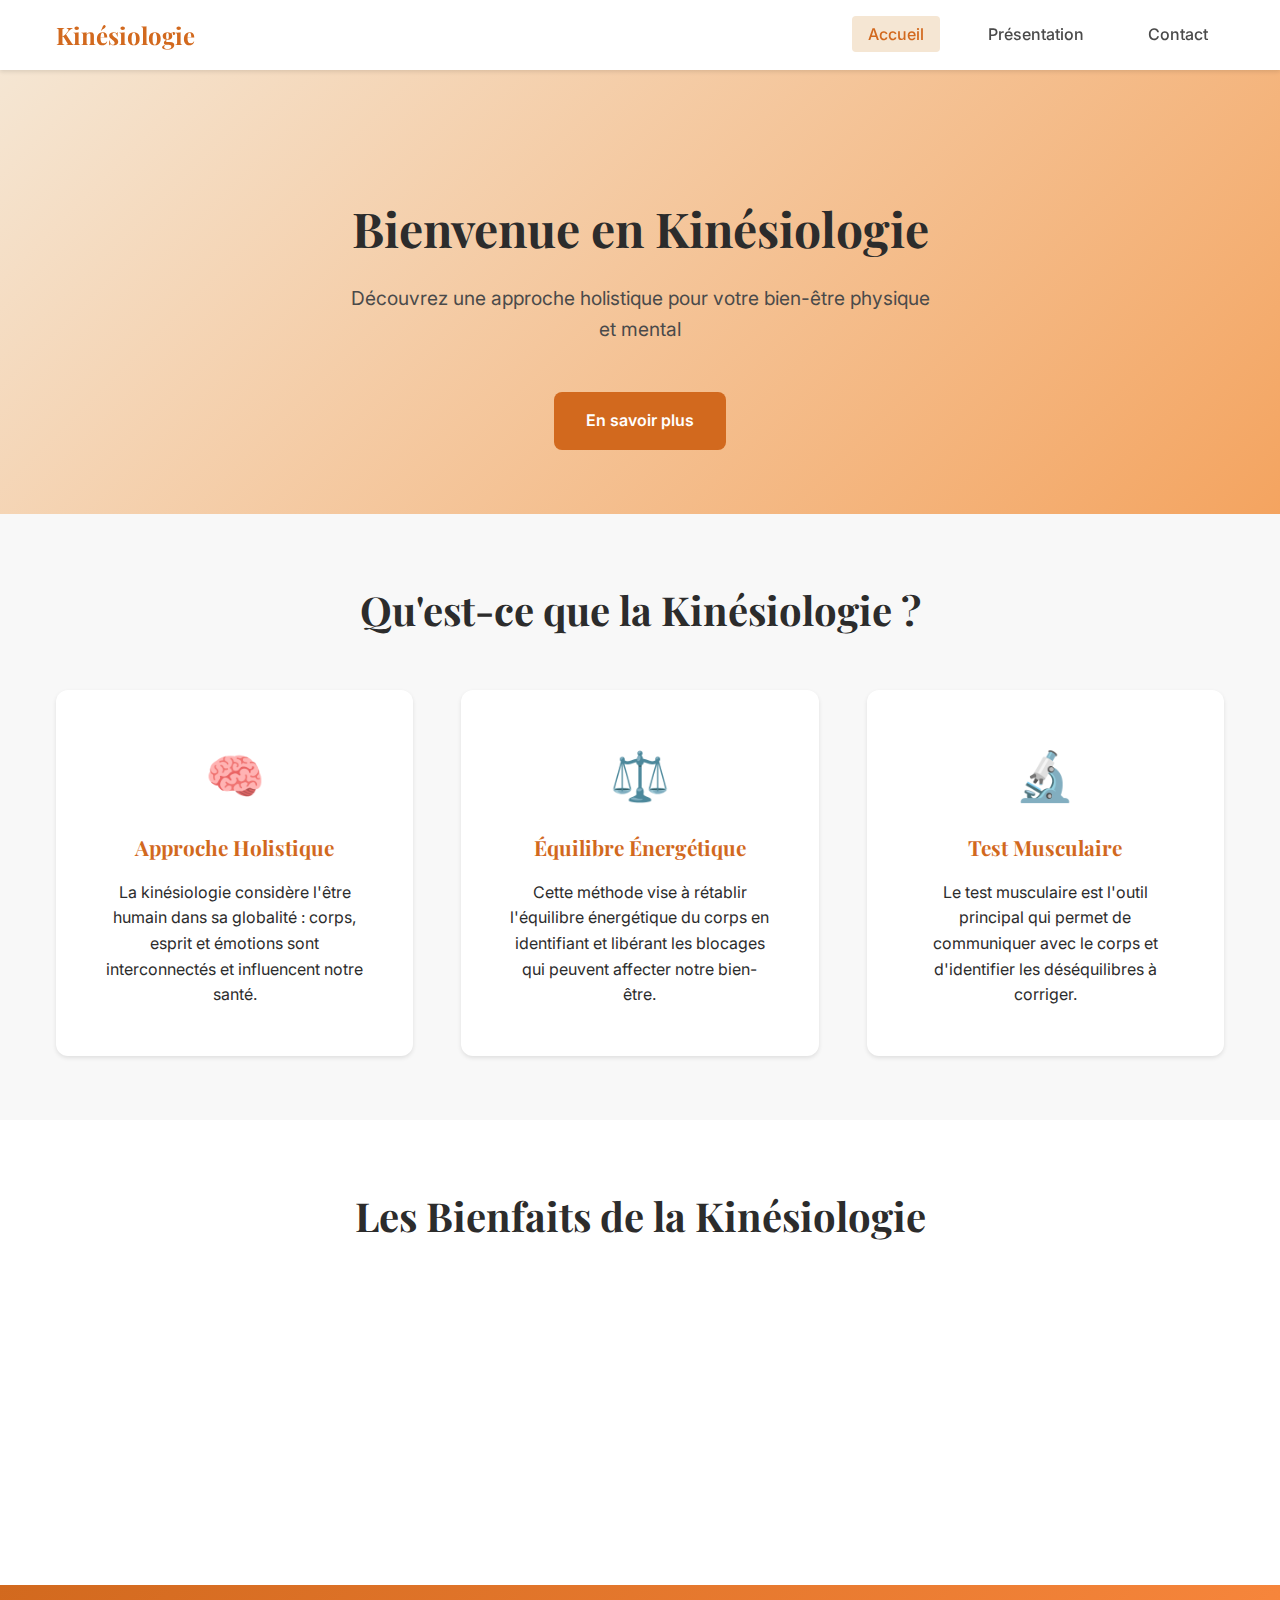
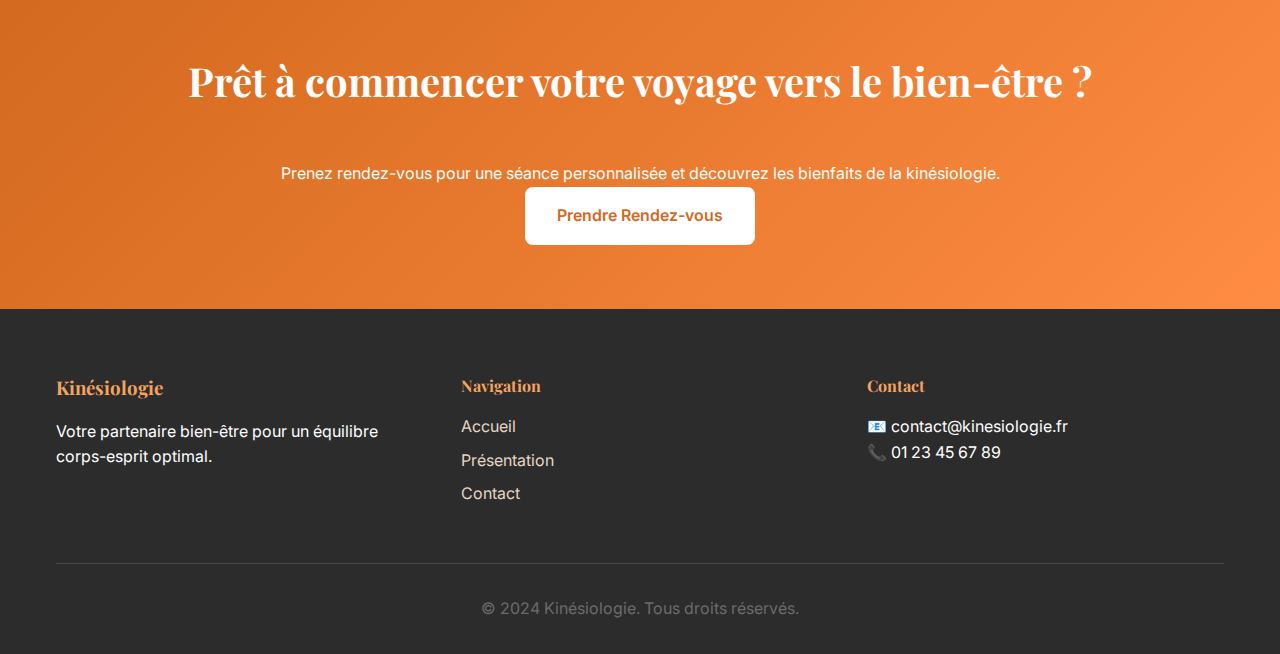
<file: index.html>
<!DOCTYPE html>
<html lang="fr">
<head>
    <meta charset="UTF-8">
    <meta name="viewport" content="width=device-width, initial-scale=1.0">
    <title>Kinésiologie - Accueil</title>
    <link rel="stylesheet" href="styles.css">
    <link href="https://fonts.googleapis.com/css2?family=Playfair+Display:wght@400;700&family=Inter:wght@300;400;500;600&display=swap" rel="stylesheet">
</head>
<body>
    <header>
        <nav class="navbar">
            <div class="nav-container">
                <div class="nav-logo">
                    <h2>Kinésiologie</h2>
                </div>
                <ul class="nav-menu">
                    <li class="nav-item">
                        <a href="index.html" class="nav-link active">Accueil</a>
                    </li>
                    <li class="nav-item">
                        <a href="presentation.html" class="nav-link">Présentation</a>
                    </li>
                    <li class="nav-item">
                        <a href="contact.html" class="nav-link">Contact</a>
                    </li>
                </ul>
                <div class="hamburger">
                    <span class="bar"></span>
                    <span class="bar"></span>
                    <span class="bar"></span>
                </div>
            </div>
        </nav>
    </header>

    <main>
        <section class="hero">
            <div class="hero-content">
                <h1>Bienvenue en Kinésiologie</h1>
                <p>Découvrez une approche holistique pour votre bien-être physique et mental</p>
                <a href="presentation.html" class="cta-button">En savoir plus</a>
            </div>
        </section>

        <section class="about-kinesiology">
            <div class="container">
                <h2>Qu'est-ce que la Kinésiologie ?</h2>
                <div class="kinesiology-grid">
                    <div class="kinesiology-card">
                        <div class="card-icon">🧠</div>
                        <h3>Approche Holistique</h3>
                        <p>La kinésiologie considère l'être humain dans sa globalité : corps, esprit et émotions sont interconnectés et influencent notre santé.</p>
                    </div>
                    <div class="kinesiology-card">
                        <div class="card-icon">⚖️</div>
                        <h3>Équilibre Énergétique</h3>
                        <p>Cette méthode vise à rétablir l'équilibre énergétique du corps en identifiant et libérant les blocages qui peuvent affecter notre bien-être.</p>
                    </div>
                    <div class="kinesiology-card">
                        <div class="card-icon">🔬</div>
                        <h3>Test Musculaire</h3>
                        <p>Le test musculaire est l'outil principal qui permet de communiquer avec le corps et d'identifier les déséquilibres à corriger.</p>
                    </div>
                </div>
            </div>
        </section>

        <section class="benefits">
            <div class="container">
                <h2>Les Bienfaits de la Kinésiologie</h2>
                <div class="benefits-list">
                    <div class="benefit-item">
                        <h4>Gestion du Stress</h4>
                        <p>Apprendre à mieux gérer les situations stressantes et retrouver un équilibre émotionnel.</p>
                    </div>
                    <div class="benefit-item">
                        <h4>Amélioration des Performances</h4>
                        <p>Optimiser ses capacités physiques, mentales et créatives pour atteindre ses objectifs.</p>
                    </div>
                    <div class="benefit-item">
                        <h4>Libération Émotionnelle</h4>
                        <p>Se libérer des émotions négatives et des blocages qui entravent notre épanouissement.</p>
                    </div>
                    <div class="benefit-item">
                        <h4>Santé Globale</h4>
                        <p>Renforcer le système immunitaire et améliorer la vitalité générale.</p>
                    </div>
                </div>
            </div>
        </section>

        <section class="cta-section">
            <div class="container">
                <h2>Prêt à commencer votre voyage vers le bien-être ?</h2>
                <p>Prenez rendez-vous pour une séance personnalisée et découvrez les bienfaits de la kinésiologie.</p>
                <a href="contact.html" class="cta-button">Prendre Rendez-vous</a>
            </div>
        </section>
    </main>

    <footer>
        <div class="container">
            <div class="footer-content">
                <div class="footer-section">
                    <h3>Kinésiologie</h3>
                    <p>Votre partenaire bien-être pour un équilibre corps-esprit optimal.</p>
                </div>
                <div class="footer-section">
                    <h4>Navigation</h4>
                    <ul>
                        <li><a href="index.html">Accueil</a></li>
                        <li><a href="presentation.html">Présentation</a></li>
                        <li><a href="contact.html">Contact</a></li>
                    </ul>
                </div>
                <div class="footer-section">
                    <h4>Contact</h4>
                    <p>📧 contact@kinesiologie.fr</p>
                    <p>📞 01 23 45 67 89</p>
                </div>
            </div>
            <div class="footer-bottom">
                <p>&copy; 2024 Kinésiologie. Tous droits réservés.</p>
            </div>
        </div>
    </footer>

    <script src="script.js"></script>
</body>
</html>
</file>
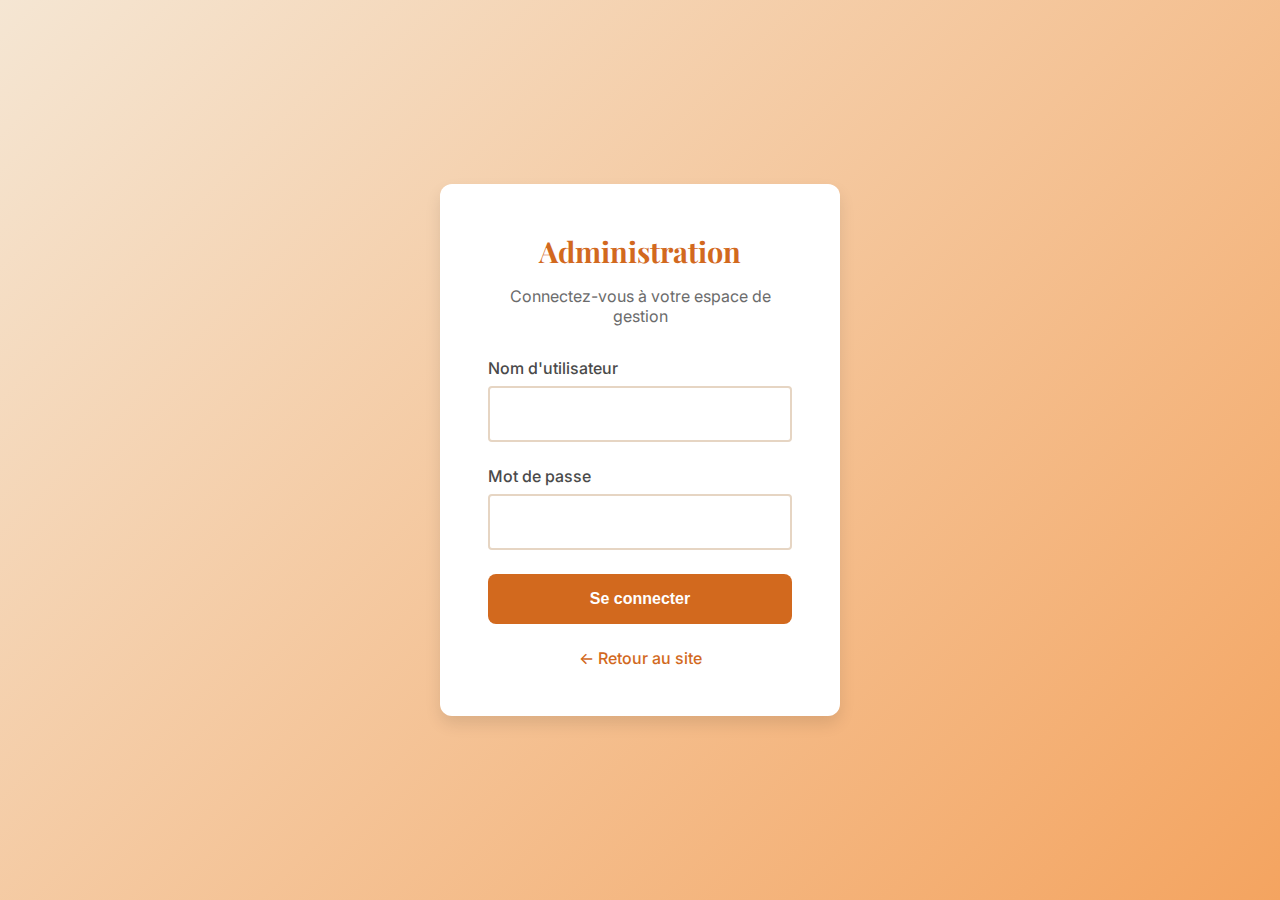
<file: admin/index.html>
<!DOCTYPE html>
<html lang="fr">
<head>
    <meta charset="UTF-8">
    <meta name="viewport" content="width=device-width, initial-scale=1.0">
    <title>Administration - Kinésiologie</title>
    <link rel="stylesheet" href="admin-styles.css">
    <link href="https://fonts.googleapis.com/css2?family=Playfair+Display:wght@400;700&family=Inter:wght@300;400;500;600&display=swap" rel="stylesheet">
    <link rel="stylesheet" href="https://cdnjs.cloudflare.com/ajax/libs/font-awesome/6.0.0/css/all.min.css">
</head>
<body>
    <div class="admin-container">
        <!-- Login Form -->
        <div class="login-container" id="loginForm">
            <div class="login-card">
                <div class="login-header">
                    <h1><i class="fas fa-user-shield"></i> Administration</h1>
                    <p>Connectez-vous à votre espace d'administration</p>
                </div>
                <form id="adminLoginForm">
                    <div class="form-group">
                        <label for="username">Nom d'utilisateur</label>
                        <input type="text" id="username" name="username" required>
                    </div>
                    <div class="form-group">
                        <label for="password">Mot de passe</label>
                        <input type="password" id="password" name="password" required>
                    </div>
                    <button type="submit" class="login-btn">
                        <i class="fas fa-sign-in-alt"></i> Se connecter
                    </button>
                </form>
                <div class="login-footer">
                    <a href="../index.html">← Retour au site</a>
                </div>
            </div>
        </div>

        <!-- Admin Dashboard -->
        <div class="dashboard-container" id="dashboard" style="display: none;">
            <!-- Header -->
            <header class="admin-header">
                <div class="header-left">
                    <h1><i class="fas fa-chart-line"></i> Tableau de bord</h1>
                    <p>Gestion de votre cabinet de kinésiologie</p>
                </div>
                <div class="header-right">
                    <div class="admin-info">
                        <span id="adminName">Administrateur</span>
                        <button id="logoutBtn" class="logout-btn">
                            <i class="fas fa-sign-out-alt"></i> Déconnexion
                        </button>
                    </div>
                </div>
            </header>

            <!-- Navigation -->
            <nav class="admin-nav">
                <button class="nav-btn active" data-tab="overview">
                    <i class="fas fa-home"></i> Vue d'ensemble
                </button>
                <button class="nav-btn" data-tab="appointments">
                    <i class="fas fa-calendar-alt"></i> Rendez-vous
                </button>
                <button class="nav-btn" data-tab="messages">
                    <i class="fas fa-envelope"></i> Messages
                </button>
                <button class="nav-btn" data-tab="settings">
                    <i class="fas fa-cog"></i> Paramètres
                </button>
            </nav>

            <!-- Content Area -->
            <main class="admin-content">
                <!-- Overview Tab -->
                <div class="tab-content active" id="overview">
                    <div class="stats-grid">
                        <div class="stat-card">
                            <div class="stat-icon">
                                <i class="fas fa-calendar-check"></i>
                            </div>
                            <div class="stat-info">
                                <h3 id="totalAppointments">0</h3>
                                <p>Rendez-vous ce mois</p>
                            </div>
                        </div>
                        <div class="stat-card">
                            <div class="stat-icon">
                                <i class="fas fa-envelope"></i>
                            </div>
                            <div class="stat-info">
                                <h3 id="newMessages">0</h3>
                                <p>Nouveaux messages</p>
                            </div>
                        </div>
                        <div class="stat-card">
                            <div class="stat-icon">
                                <i class="fas fa-users"></i>
                            </div>
                            <div class="stat-info">
                                <h3 id="totalClients">0</h3>
                                <p>Clients total</p>
                            </div>
                        </div>
                        <div class="stat-card">
                            <div class="stat-icon">
                                <i class="fas fa-euro-sign"></i>
                            </div>
                            <div class="stat-info">
                                <h3 id="monthlyRevenue">0€</h3>
                                <p>Revenus ce mois</p>
                            </div>
                        </div>
                    </div>

                    <div class="recent-section">
                        <h2>Rendez-vous récents</h2>
                        <div class="recent-appointments" id="recentAppointments">
                            <!-- Rendez-vous récents seront chargés ici -->
                        </div>
                    </div>

                    <div class="recent-section">
                        <h2>Messages récents</h2>
                        <div class="recent-messages" id="recentMessages">
                            <!-- Messages récents seront chargés ici -->
                        </div>
                    </div>
                </div>

                <!-- Appointments Tab -->
                <div class="tab-content" id="appointments">
                    <div class="tab-header">
                        <h2>Gestion des rendez-vous</h2>
                        <button class="add-btn" id="addAppointmentBtn">
                            <i class="fas fa-plus"></i> Nouveau RDV
                        </button>
                    </div>
                    
                    <div class="filters">
                        <select id="statusFilter">
                            <option value="all">Tous les statuts</option>
                            <option value="pending">En attente</option>
                            <option value="confirmed">Confirmé</option>
                            <option value="cancelled">Annulé</option>
                            <option value="completed">Terminé</option>
                        </select>
                        <input type="date" id="dateFilter" placeholder="Filtrer par date">
                        <button class="filter-btn" id="applyFilters">
                            <i class="fas fa-filter"></i> Filtrer
                        </button>
                    </div>

                    <div class="appointments-table">
                        <table>
                            <thead>
                                <tr>
                                    <th>Client</th>
                                    <th>Date</th>
                                    <th>Horaire</th>
                                    <th>Type</th>
                                    <th>Statut</th>
                                    <th>Actions</th>
                                </tr>
                            </thead>
                            <tbody id="appointmentsTableBody">
                                <!-- Rendez-vous seront chargés ici -->
                            </tbody>
                        </table>
                    </div>
                </div>

                <!-- Messages Tab -->
                <div class="tab-content" id="messages">
                    <div class="tab-header">
                        <h2>Messages des clients</h2>
                        <button class="refresh-btn" id="refreshMessages">
                            <i class="fas fa-sync-alt"></i> Actualiser
                        </button>
                    </div>

                    <div class="messages-container">
                        <div class="message-filters">
                            <button class="filter-btn active" data-filter="all">Tous</button>
                            <button class="filter-btn" data-filter="unread">Non lus</button>
                            <button class="filter-btn" data-filter="read">Lus</button>
                        </div>

                        <div class="messages-list" id="messagesList">
                            <!-- Messages seront chargés ici -->
                        </div>
                    </div>
                </div>

                <!-- Settings Tab -->
                <div class="tab-content" id="settings">
                    <div class="settings-section">
                        <h2>Configuration Email</h2>
                        <form id="emailSettingsForm">
                            <div class="form-group">
                                <label for="emailAddress">Adresse email de réception</label>
                                <input type="email" id="emailAddress" name="emailAddress" placeholder="votre-email@gmail.com">
                            </div>
                            <div class="form-group">
                                <label for="emailPassword">Mot de passe email</label>
                                <input type="password" id="emailPassword" name="emailPassword">
                            </div>
                            <button type="submit" class="save-btn">
                                <i class="fas fa-save"></i> Sauvegarder
                            </button>
                        </form>
                    </div>

                    <div class="settings-section">
                        <h2>Intégration Google Calendar</h2>
                        <form id="calendarSettingsForm">
                            <div class="form-group">
                                <label for="calendarId">ID du calendrier Google</label>
                                <input type="text" id="calendarId" name="calendarId" placeholder="votre-email@gmail.com">
                            </div>
                            <div class="form-group">
                                <label for="apiKey">Clé API Google</label>
                                <input type="text" id="apiKey" name="apiKey" placeholder="Votre clé API Google">
                            </div>
                            <button type="submit" class="save-btn">
                                <i class="fas fa-save"></i> Sauvegarder
                            </button>
                        </form>
                        <div class="calendar-test">
                            <button id="testCalendarBtn" class="test-btn">
                                <i class="fas fa-calendar-check"></i> Tester la connexion
                            </button>
                        </div>
                    </div>

                    <div class="settings-section">
                        <h2>Paramètres généraux</h2>
                        <form id="generalSettingsForm">
                            <div class="form-group">
                                <label for="businessName">Nom du cabinet</label>
                                <input type="text" id="businessName" name="businessName" value="Kinésiologie">
                            </div>
                            <div class="form-group">
                                <label for="businessHours">Horaires d'ouverture</label>
                                <textarea id="businessHours" name="businessHours" rows="3">Lundi - Vendredi : 9h - 19h
Samedi : 9h - 17h
Dimanche : Fermé</textarea>
                            </div>
                            <div class="form-group">
                                <label for="sessionDuration">Durée par défaut des séances (minutes)</label>
                                <input type="number" id="sessionDuration" name="sessionDuration" value="60">
                            </div>
                            <button type="submit" class="save-btn">
                                <i class="fas fa-save"></i> Sauvegarder
                            </button>
                        </form>
                    </div>
                </div>
            </main>
        </div>
    </div>

    <!-- Modal pour nouveau rendez-vous -->
    <div class="modal" id="appointmentModal">
        <div class="modal-content">
            <div class="modal-header">
                <h3>Nouveau rendez-vous</h3>
                <button class="close-btn" id="closeAppointmentModal">&times;</button>
            </div>
            <form id="newAppointmentForm">
                <div class="form-group">
                    <label for="clientName">Nom du client</label>
                    <input type="text" id="clientName" name="clientName" required>
                </div>
                <div class="form-group">
                    <label for="clientEmail">Email</label>
                    <input type="email" id="clientEmail" name="clientEmail" required>
                </div>
                <div class="form-group">
                    <label for="appointmentDate">Date</label>
                    <input type="date" id="appointmentDate" name="appointmentDate" required>
                </div>
                <div class="form-group">
                    <label for="appointmentTime">Heure</label>
                    <input type="time" id="appointmentTime" name="appointmentTime" required>
                </div>
                <div class="form-group">
                    <label for="sessionType">Type de séance</label>
                    <select id="sessionType" name="sessionType" required>
                        <option value="premiere">Première séance</option>
                        <option value="suivi">Séance de suivi</option>
                        <option value="specifique">Séance spécifique</option>
                    </select>
                </div>
                <div class="form-group">
                    <label for="notes">Notes</label>
                    <textarea id="notes" name="notes" rows="3"></textarea>
                </div>
                <div class="modal-actions">
                    <button type="button" class="cancel-btn" id="cancelAppointment">Annuler</button>
                    <button type="submit" class="save-btn">Créer le RDV</button>
                </div>
            </form>
        </div>
    </div>

    <script src="admin-script.js"></script>
</body>
</html>
</file>
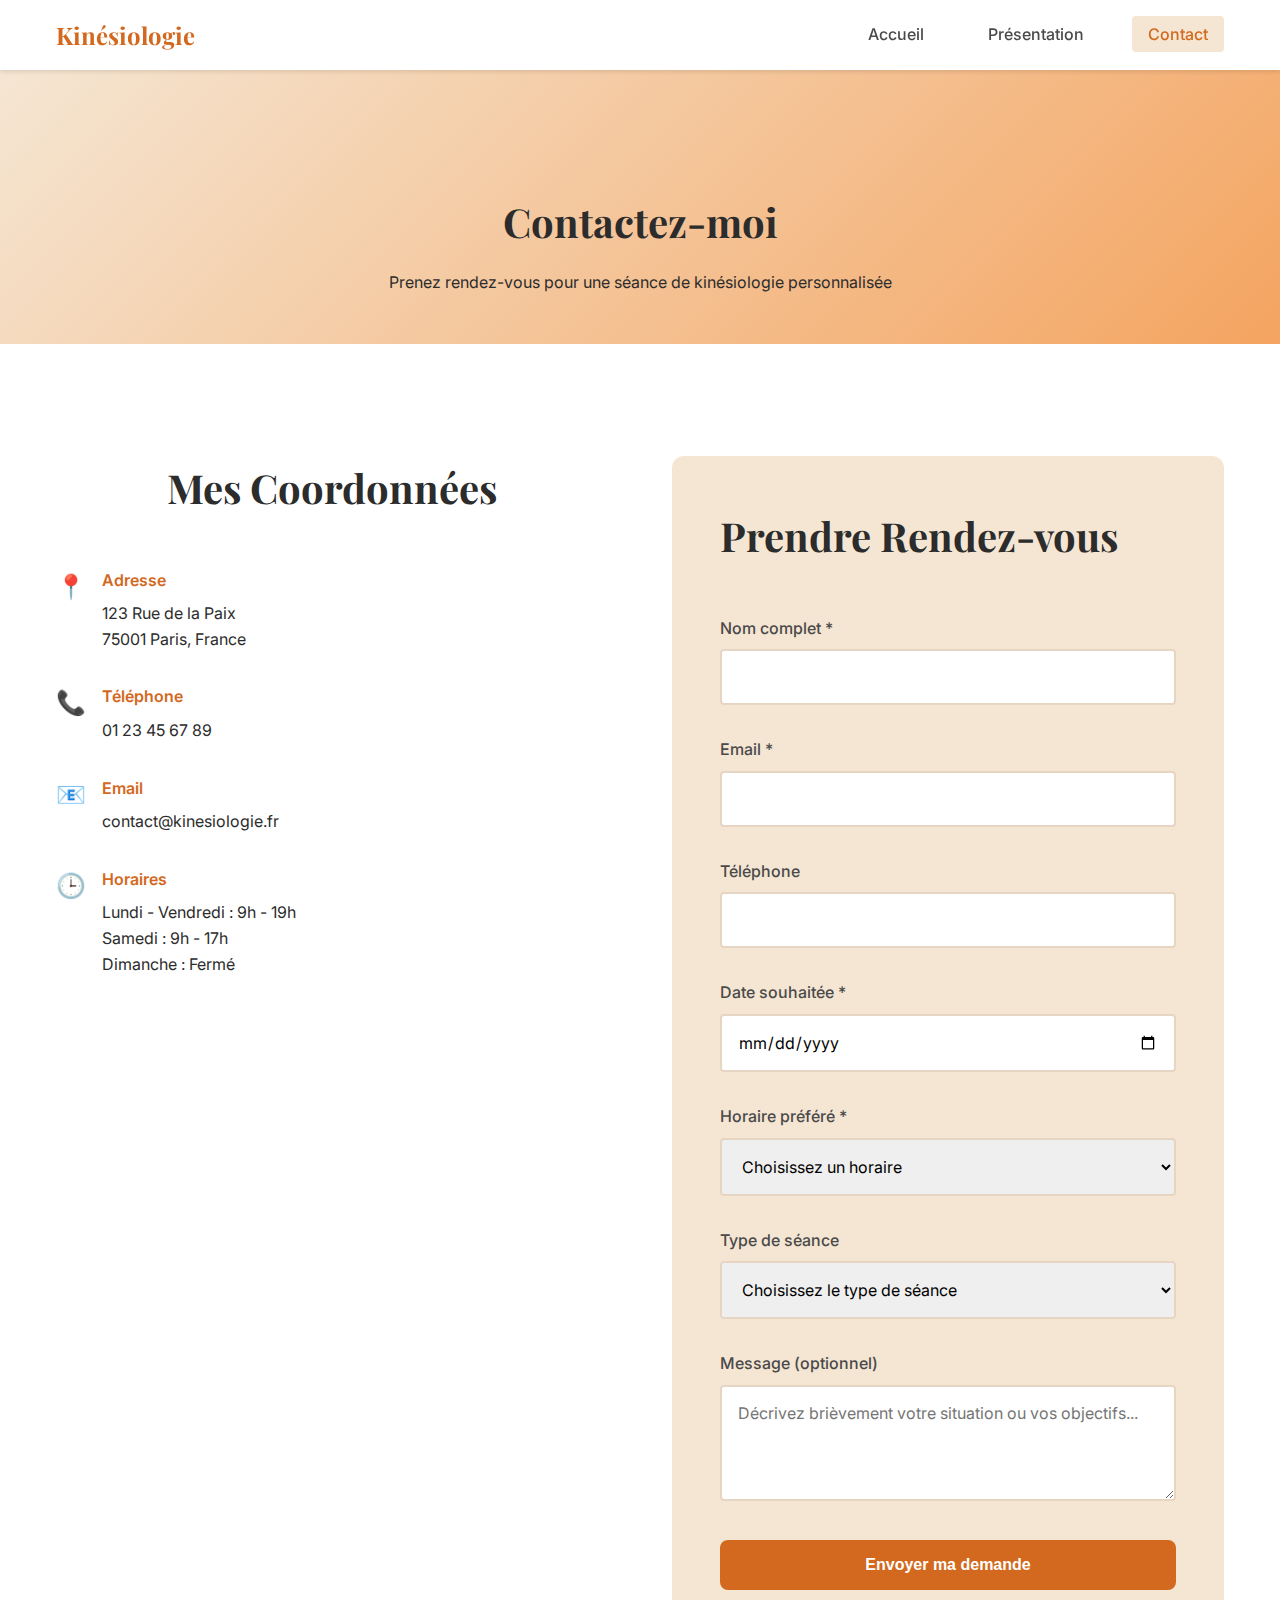
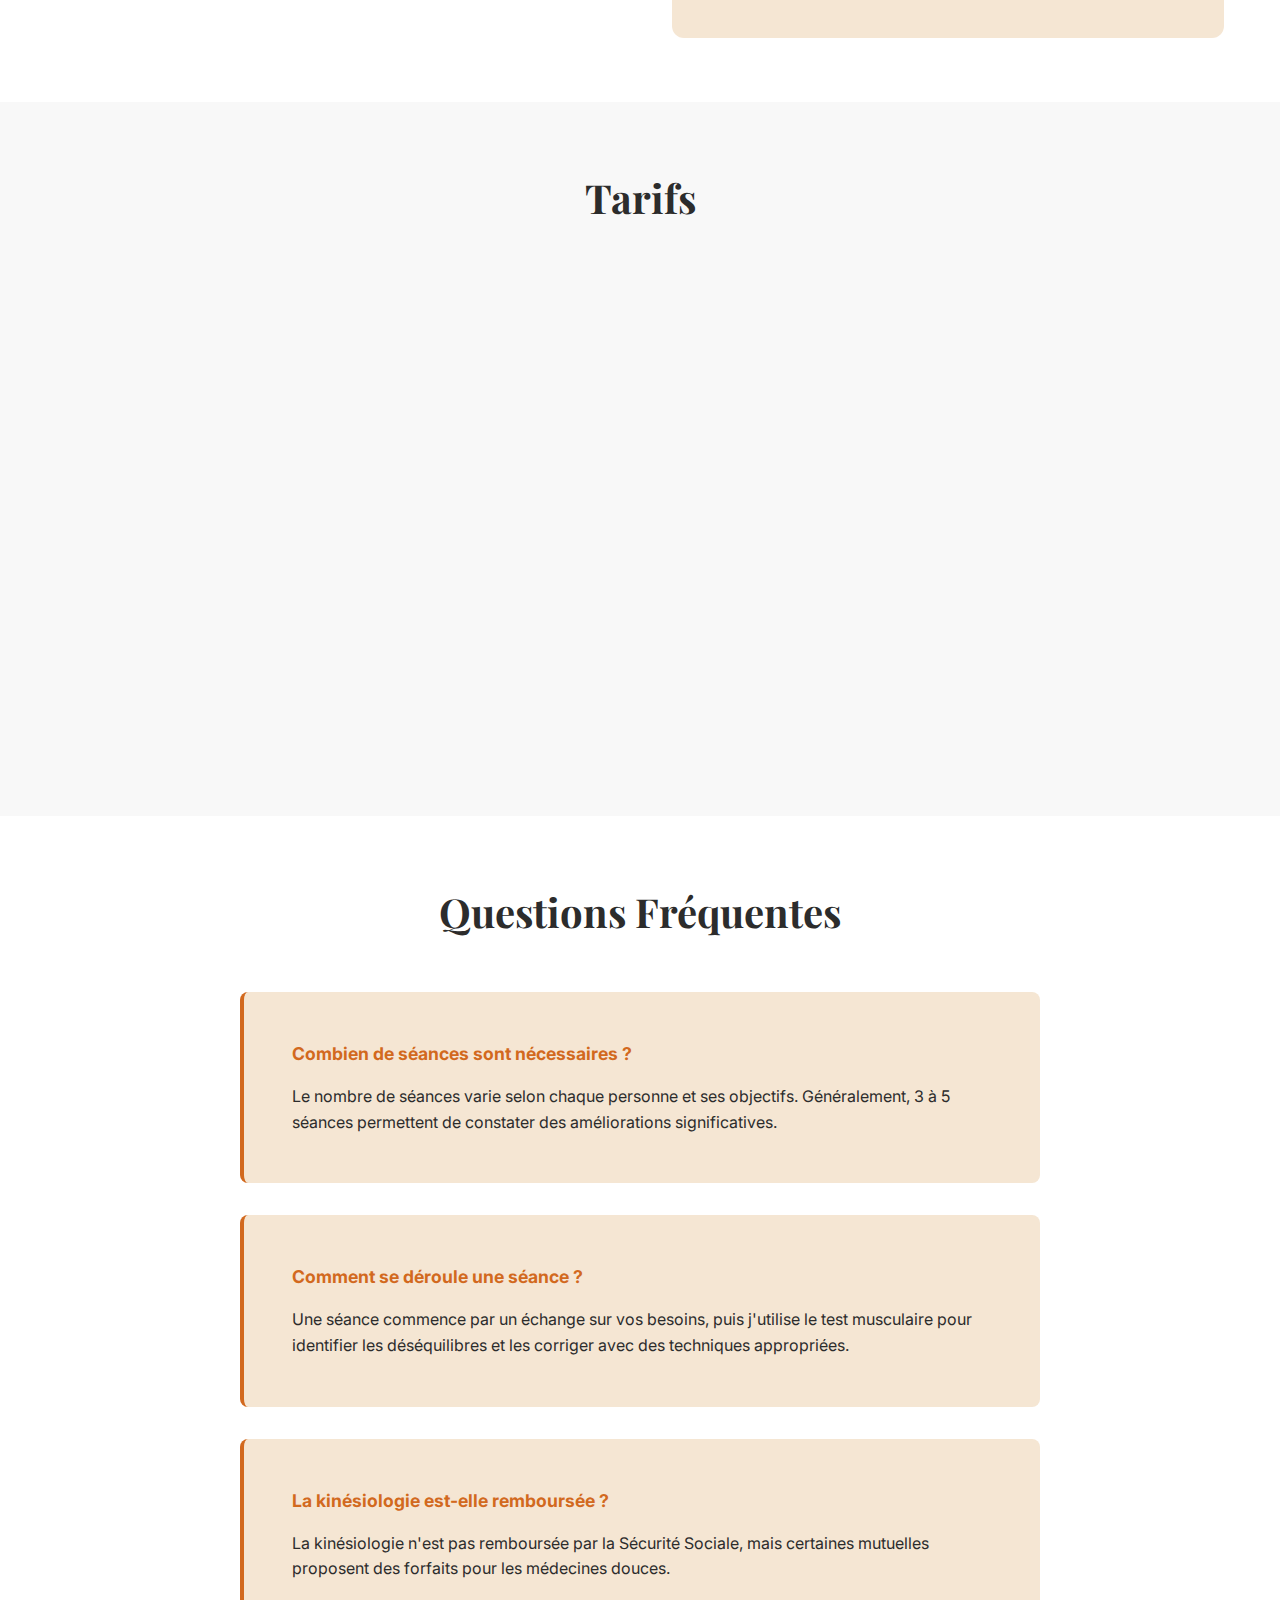
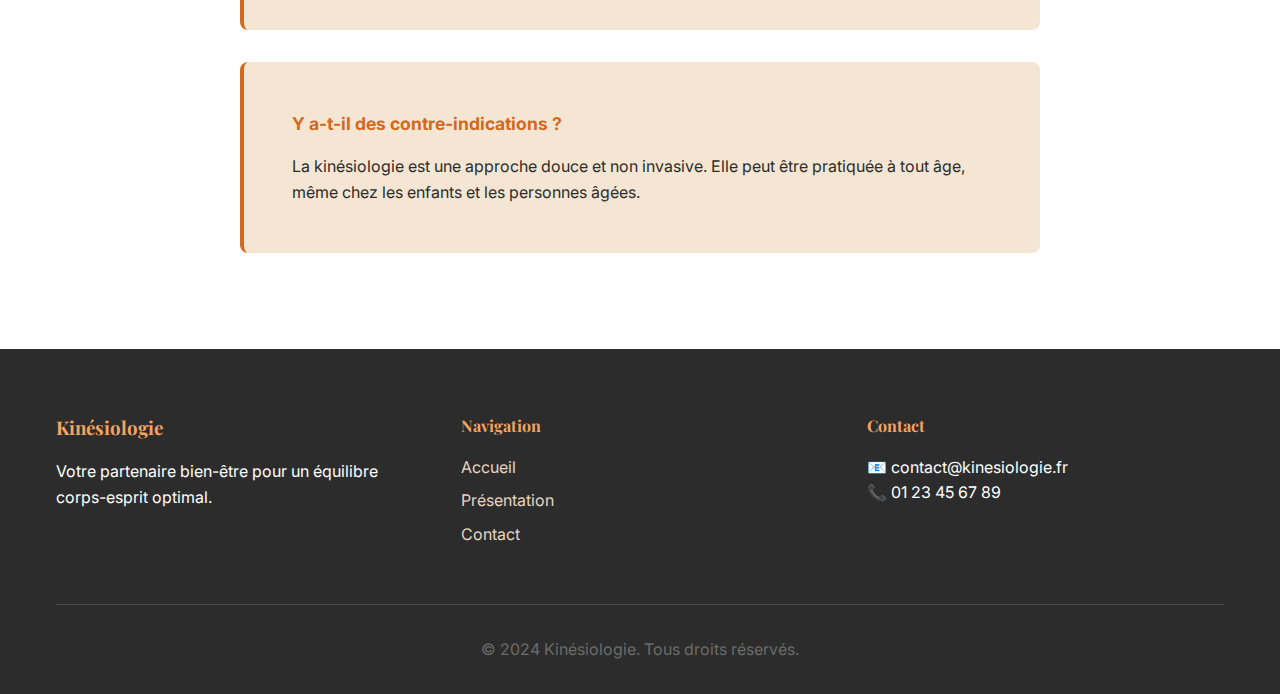
<file: contact.html>
<!DOCTYPE html>
<html lang="fr">
<head>
    <meta charset="UTF-8">
    <meta name="viewport" content="width=device-width, initial-scale=1.0">
    <title>Contact - Kinésiologie</title>
    <link rel="stylesheet" href="styles.css">
    <link href="https://fonts.googleapis.com/css2?family=Playfair+Display:wght@400;700&family=Inter:wght@300;400;500;600&display=swap" rel="stylesheet">
</head>
<body>
    <header>
        <nav class="navbar">
            <div class="nav-container">
                <div class="nav-logo">
                    <h2>Kinésiologie</h2>
                </div>
                <ul class="nav-menu">
                    <li class="nav-item">
                        <a href="index.html" class="nav-link">Accueil</a>
                    </li>
                    <li class="nav-item">
                        <a href="presentation.html" class="nav-link">Présentation</a>
                    </li>
                    <li class="nav-item">
                        <a href="contact.html" class="nav-link active">Contact</a>
                    </li>
                </ul>
                <div class="hamburger">
                    <span class="bar"></span>
                    <span class="bar"></span>
                    <span class="bar"></span>
                </div>
            </div>
        </nav>
    </header>

    <main>
        <section class="contact-hero">
            <div class="container">
                <h1>Contactez-moi</h1>
                <p>Prenez rendez-vous pour une séance de kinésiologie personnalisée</p>
            </div>
        </section>

        <section class="contact-content">
            <div class="container">
                <div class="contact-grid">
                    <div class="contact-info">
                        <h2>Mes Coordonnées</h2>
                        <div class="contact-details">
                            <div class="contact-item">
                                <div class="contact-icon">📍</div>
                                <div class="contact-text">
                                    <h4>Adresse</h4>
                                    <p>123 Rue de la Paix<br>75001 Paris, France</p>
                                </div>
                            </div>
                            <div class="contact-item">
                                <div class="contact-icon">📞</div>
                                <div class="contact-text">
                                    <h4>Téléphone</h4>
                                    <p>01 23 45 67 89</p>
                                </div>
                            </div>
                            <div class="contact-item">
                                <div class="contact-icon">📧</div>
                                <div class="contact-text">
                                    <h4>Email</h4>
                                    <p>contact@kinesiologie.fr</p>
                                </div>
                            </div>
                            <div class="contact-item">
                                <div class="contact-icon">🕒</div>
                                <div class="contact-text">
                                    <h4>Horaires</h4>
                                    <p>Lundi - Vendredi : 9h - 19h<br>Samedi : 9h - 17h<br>Dimanche : Fermé</p>
                                </div>
                            </div>
                        </div>
                    </div>

                    <div class="contact-form">
                        <h2>Prendre Rendez-vous</h2>
                        <form id="appointmentForm" method="POST" onsubmit="showConfirmation(event)">
                            <div class="form-group">
                                <label for="name">Nom complet *</label>
                                <input type="text" id="name" name="name" required>
                            </div>
                            <div class="form-group">
                                <label for="email">Email *</label>
                                <input type="email" id="email" name="email" required>
                            </div>
                            <div class="form-group">
                                <label for="phone">Téléphone</label>
                                <input type="tel" id="phone" name="phone">
                            </div>
                            <div class="form-group">
                                <label for="date">Date souhaitée *</label>
                                <input type="date" id="date" name="date" required>
                            </div>
                            <div class="form-group">
                                <label for="time">Horaire préféré *</label>
                                <select id="time" name="time" required>
                                    <option value="">Choisissez un horaire</option>
                                    <option value="09:00">09:00</option>
                                    <option value="10:00">10:00</option>
                                    <option value="11:00">11:00</option>
                                    <option value="14:00">14:00</option>
                                    <option value="15:00">15:00</option>
                                    <option value="16:00">16:00</option>
                                    <option value="17:00">17:00</option>
                                    <option value="18:00">18:00</option>
                                </select>
                            </div>
                            <div class="form-group">
                                <label for="session-type">Type de séance</label>
                                <select id="session-type" name="session-type">
                                    <option value="">Choisissez le type de séance</option>
                                    <option value="premiere-seance">Première séance (1h30)</option>
                                    <option value="seance-suivi">Séance de suivi (1h)</option>
                                    <option value="seance-specifique">Séance spécifique</option>
                                </select>
                            </div>
                            <div class="form-group">
                                <label for="message">Message (optionnel)</label>
                                <textarea id="message" name="message" rows="4" placeholder="Décrivez brièvement votre situation ou vos objectifs..."></textarea>
                            </div>
                            <button type="submit" class="submit-button">Envoyer ma demande</button>
                        </form>
                        <div id="confirmation-message" style="display:none; margin-top:2rem; color:var(--color-success); font-weight:600; text-align:center;">Merci, votre demande a bien été envoyée ! Vous recevrez une réponse rapidement.</div>
                    </div>
                </div>
            </div>
        </section>

        <section class="pricing">
            <div class="container">
                <h2>Tarifs</h2>
                <div class="pricing-grid">
                    <div class="pricing-card">
                        <h3>Première Séance</h3>
                        <div class="price">80€</div>
                        <p class="duration">1h30</p>
                        <ul>
                            <li>Anamnèse complète</li>
                            <li>Évaluation des besoins</li>
                            <li>Première séance de kinésiologie</li>
                            <li>Conseils personnalisés</li>
                        </ul>
                    </div>
                    <div class="pricing-card featured">
                        <h3>Séance de Suivi</h3>
                        <div class="price">60€</div>
                        <p class="duration">1h</p>
                        <ul>
                            <li>Séance de kinésiologie complète</li>
                            <li>Suivi des progrès</li>
                            <li>Ajustements personnalisés</li>
                            <li>Conseils d'auto-équilibration</li>
                        </ul>
                    </div>
                    <div class="pricing-card">
                        <h3>Pack 5 Séances</h3>
                        <div class="price">270€</div>
                        <p class="duration">5 x 1h</p>
                        <ul>
                            <li>Économisez 30€</li>
                            <li>Suivi régulier</li>
                            <li>Progrès optimisés</li>
                            <li>Accompagnement complet</li>
                        </ul>
                    </div>
                </div>
            </div>
        </section>

        <section class="faq">
            <div class="container">
                <h2>Questions Fréquentes</h2>
                <div class="faq-list">
                    <div class="faq-item">
                        <h3>Combien de séances sont nécessaires ?</h3>
                        <p>Le nombre de séances varie selon chaque personne et ses objectifs. Généralement, 3 à 5 séances permettent de constater des améliorations significatives.</p>
                    </div>
                    <div class="faq-item">
                        <h3>Comment se déroule une séance ?</h3>
                        <p>Une séance commence par un échange sur vos besoins, puis j'utilise le test musculaire pour identifier les déséquilibres et les corriger avec des techniques appropriées.</p>
                    </div>
                    <div class="faq-item">
                        <h3>La kinésiologie est-elle remboursée ?</h3>
                        <p>La kinésiologie n'est pas remboursée par la Sécurité Sociale, mais certaines mutuelles proposent des forfaits pour les médecines douces.</p>
                    </div>
                    <div class="faq-item">
                        <h3>Y a-t-il des contre-indications ?</h3>
                        <p>La kinésiologie est une approche douce et non invasive. Elle peut être pratiquée à tout âge, même chez les enfants et les personnes âgées.</p>
                    </div>
                </div>
            </div>
        </section>
    </main>

    <footer>
        <div class="container">
            <div class="footer-content">
                <div class="footer-section">
                    <h3>Kinésiologie</h3>
                    <p>Votre partenaire bien-être pour un équilibre corps-esprit optimal.</p>
                </div>
                <div class="footer-section">
                    <h4>Navigation</h4>
                    <ul>
                        <li><a href="index.html">Accueil</a></li>
                        <li><a href="presentation.html">Présentation</a></li>
                        <li><a href="contact.html">Contact</a></li>
                    </ul>
                </div>
                <div class="footer-section">
                    <h4>Contact</h4>
                    <p>📧 contact@kinesiologie.fr</p>
                    <p>📞 01 23 45 67 89</p>
                </div>
            </div>
            <div class="footer-bottom">
                <p>&copy; 2024 Kinésiologie. Tous droits réservés.</p>
            </div>
        </div>
    </footer>

    <script src="script.js"></script>
    <script>
    function showConfirmation(e) {
        // Affiche le message de confirmation après l'envoi du formulaire
        setTimeout(function() {
            document.getElementById('appointmentForm').style.display = 'none';
            document.getElementById('confirmation-message').style.display = 'block';
        }, 100); // Laisse le temps à Formspree d'envoyer
    }
    </script>
    <div id="popup-confirmation" style="display:none;position:fixed;top:30px;right:30px;z-index:9999;"></div>
</body>
</html>
</file>
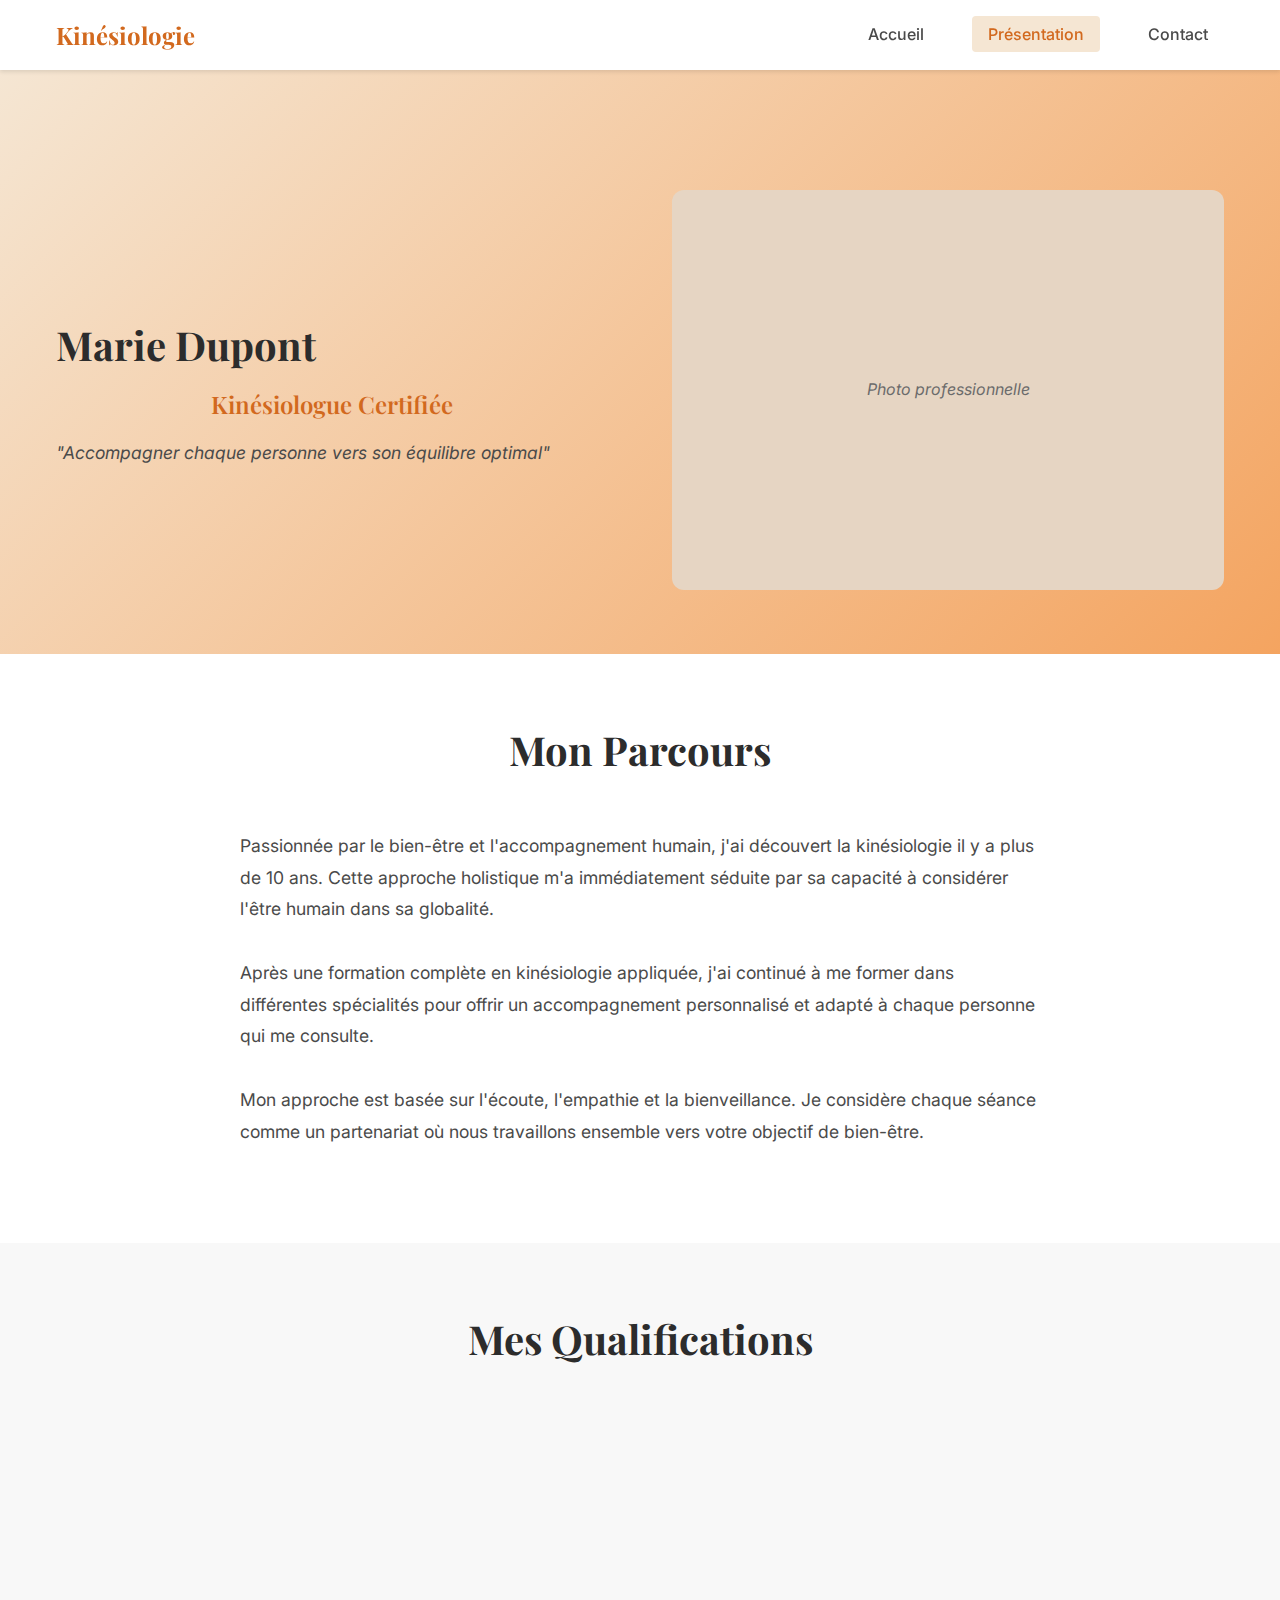
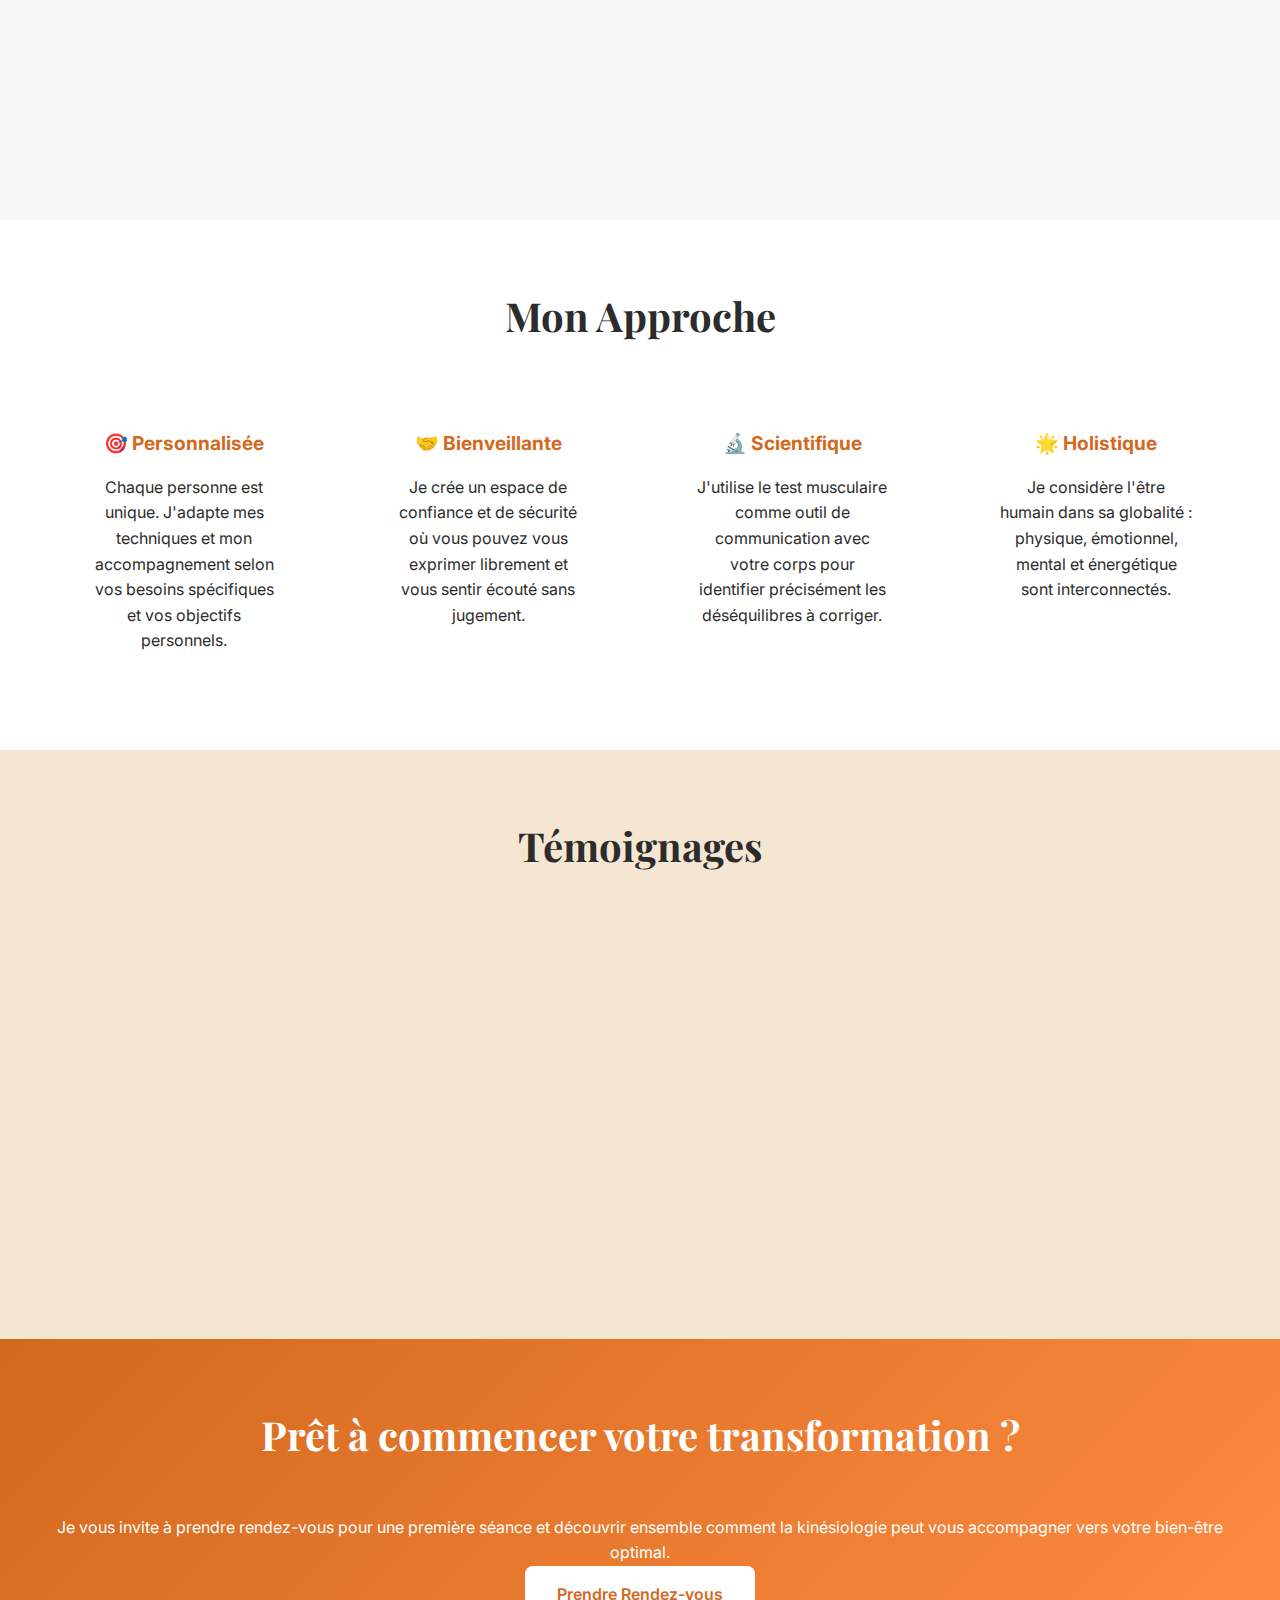
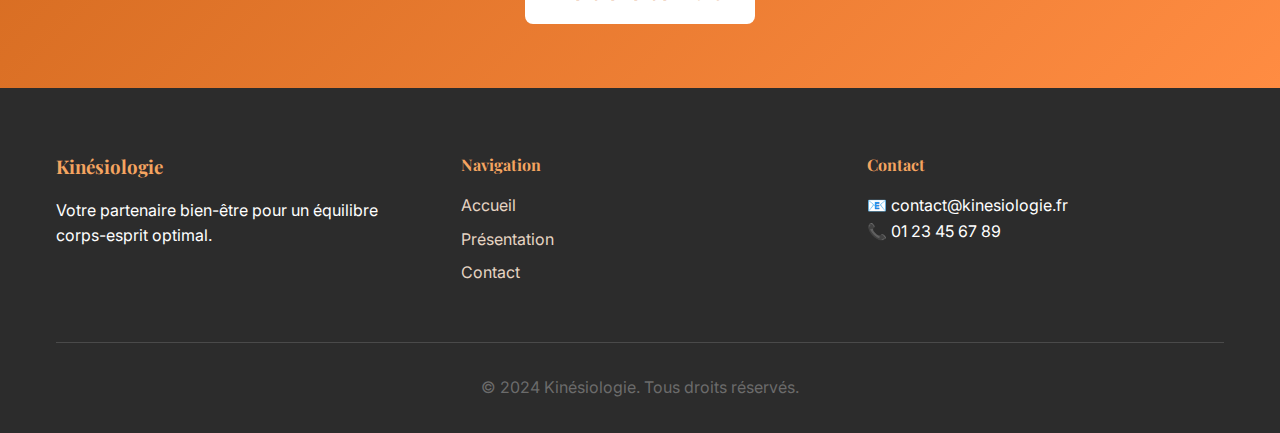
<file: presentation.html>
<!DOCTYPE html>
<html lang="fr">
<head>
    <meta charset="UTF-8">
    <meta name="viewport" content="width=device-width, initial-scale=1.0">
    <title>Présentation - Kinésiologie</title>
    <link rel="stylesheet" href="styles.css">
    <link href="https://fonts.googleapis.com/css2?family=Playfair+Display:wght@400;700&family=Inter:wght@300;400;500;600&display=swap" rel="stylesheet">
</head>
<body>
    <header>
        <nav class="navbar">
            <div class="nav-container">
                <div class="nav-logo">
                    <h2>Kinésiologie</h2>
                </div>
                <ul class="nav-menu">
                    <li class="nav-item">
                        <a href="index.html" class="nav-link">Accueil</a>
                    </li>
                    <li class="nav-item">
                        <a href="presentation.html" class="nav-link active">Présentation</a>
                    </li>
                    <li class="nav-item">
                        <a href="contact.html" class="nav-link">Contact</a>
                    </li>
                </ul>
                <div class="hamburger">
                    <span class="bar"></span>
                    <span class="bar"></span>
                    <span class="bar"></span>
                </div>
            </div>
        </nav>
    </header>

    <main>
        <section class="presentation-hero">
            <div class="container">
                <div class="presentation-content">
                    <div class="presentation-text">
                        <h1>Marie Dupont</h1>
                        <h2>Kinésiologue Certifiée</h2>
                        <p class="tagline">"Accompagner chaque personne vers son équilibre optimal"</p>
                    </div>
                    <div class="presentation-image">
                        <div class="image-placeholder">
                            <span>Photo professionnelle</span>
                        </div>
                    </div>
                </div>
            </div>
        </section>

        <section class="about-me">
            <div class="container">
                <h2>Mon Parcours</h2>
                <div class="about-content">
                    <div class="about-text">
                        <p>Passionnée par le bien-être et l'accompagnement humain, j'ai découvert la kinésiologie il y a plus de 10 ans. Cette approche holistique m'a immédiatement séduite par sa capacité à considérer l'être humain dans sa globalité.</p>
                        
                        <p>Après une formation complète en kinésiologie appliquée, j'ai continué à me former dans différentes spécialités pour offrir un accompagnement personnalisé et adapté à chaque personne qui me consulte.</p>
                        
                        <p>Mon approche est basée sur l'écoute, l'empathie et la bienveillance. Je considère chaque séance comme un partenariat où nous travaillons ensemble vers votre objectif de bien-être.</p>
                    </div>
                </div>
            </div>
        </section>

        <section class="qualifications">
            <div class="container">
                <h2>Mes Qualifications</h2>
                <div class="qualifications-grid">
                    <div class="qualification-card">
                        <h3>Formation de Base</h3>
                        <ul>
                            <li>Certification en Kinésiologie Appliquée</li>
                            <li>Formation en Touch for Health</li>
                            <li>Spécialisation en Brain Gym</li>
                        </ul>
                    </div>
                    <div class="qualification-card">
                        <h3>Formations Complémentaires</h3>
                        <ul>
                            <li>Kinésiologie Émotionnelle</li>
                            <li>Techniques de Libération du Stress</li>
                            <li>Accompagnement en Développement Personnel</li>
                        </ul>
                    </div>
                    <div class="qualification-card">
                        <h3>Certifications</h3>
                        <ul>
                            <li>Membre de la Fédération Française de Kinésiologie</li>
                            <li>Certification en Éthique et Déontologie</li>
                            <li>Formation continue régulière</li>
                        </ul>
                    </div>
                </div>
            </div>
        </section>

        <section class="my-approach">
            <div class="container">
                <h2>Mon Approche</h2>
                <div class="approach-content">
                    <div class="approach-item">
                        <h3>🎯 Personnalisée</h3>
                        <p>Chaque personne est unique. J'adapte mes techniques et mon accompagnement selon vos besoins spécifiques et vos objectifs personnels.</p>
                    </div>
                    <div class="approach-item">
                        <h3>🤝 Bienveillante</h3>
                        <p>Je crée un espace de confiance et de sécurité où vous pouvez vous exprimer librement et vous sentir écouté sans jugement.</p>
                    </div>
                    <div class="approach-item">
                        <h3>🔬 Scientifique</h3>
                        <p>J'utilise le test musculaire comme outil de communication avec votre corps pour identifier précisément les déséquilibres à corriger.</p>
                    </div>
                    <div class="approach-item">
                        <h3>🌟 Holistique</h3>
                        <p>Je considère l'être humain dans sa globalité : physique, émotionnel, mental et énergétique sont interconnectés.</p>
                    </div>
                </div>
            </div>
        </section>

        <section class="testimonials">
            <div class="container">
                <h2>Témoignages</h2>
                <div class="testimonials-grid">
                    <div class="testimonial-card">
                        <p>"Marie m'a aidée à surmonter mon stress au travail. Grâce à ses séances, j'ai retrouvé confiance en moi et j'arrive mieux à gérer les situations difficiles."</p>
                        <div class="testimonial-author">
                            <strong>Sophie M.</strong>
                            <span>Gestionnaire de projet</span>
                        </div>
                    </div>
                    <div class="testimonial-card">
                        <p>"Après plusieurs mois de fatigue chronique, la kinésiologie avec Marie m'a permis de retrouver mon énergie et ma joie de vivre. Je me sens plus équilibrée."</p>
                        <div class="testimonial-author">
                            <strong>Claire L.</strong>
                            <span>Enseignante</span>
                        </div>
                    </div>
                    <div class="testimonial-card">
                        <p>"Un accompagnement exceptionnel ! Marie a su m'aider à libérer des blocages émotionnels que je traînais depuis des années. Je me sens plus libre et épanoui."</p>
                        <div class="testimonial-author">
                            <strong>Thomas R.</strong>
                            <span>Artiste</span>
                        </div>
                    </div>
                </div>
            </div>
        </section>

        <section class="cta-section">
            <div class="container">
                <h2>Prêt à commencer votre transformation ?</h2>
                <p>Je vous invite à prendre rendez-vous pour une première séance et découvrir ensemble comment la kinésiologie peut vous accompagner vers votre bien-être optimal.</p>
                <a href="contact.html" class="cta-button">Prendre Rendez-vous</a>
            </div>
        </section>
    </main>

    <footer>
        <div class="container">
            <div class="footer-content">
                <div class="footer-section">
                    <h3>Kinésiologie</h3>
                    <p>Votre partenaire bien-être pour un équilibre corps-esprit optimal.</p>
                </div>
                <div class="footer-section">
                    <h4>Navigation</h4>
                    <ul>
                        <li><a href="index.html">Accueil</a></li>
                        <li><a href="presentation.html">Présentation</a></li>
                        <li><a href="contact.html">Contact</a></li>
                    </ul>
                </div>
                <div class="footer-section">
                    <h4>Contact</h4>
                    <p>📧 contact@kinesiologie.fr</p>
                    <p>📞 01 23 45 67 89</p>
                </div>
            </div>
            <div class="footer-bottom">
                <p>&copy; 2024 Kinésiologie. Tous droits réservés.</p>
            </div>
        </div>
    </footer>

    <script src="script.js"></script>
</body>
</html>
</file>
<file: admin/admin-styles.css>
/* Admin Styles */
:root {
    --color-primary: #D2691E;
    --color-secondary: #F4A460;
    --color-accent: #FF8C42;
    --color-nude-light: #F5E6D3;
    --color-nude: #E6D5C3;
    --color-white: #FFFFFF;
    --color-black: #2C2C2C;
    --color-gray-light: #F8F8F8;
    --color-gray: #6B6B6B;
    --color-gray-dark: #4A4A4A;
    --color-success: #4CAF50;
    --color-warning: #FF9800;
    --color-error: #f44336;
    --color-info: #2196F3;
    
    --font-heading: 'Playfair Display', serif;
    --font-body: 'Inter', sans-serif;
    
    --spacing-xs: 0.5rem;
    --spacing-sm: 1rem;
    --spacing-md: 1.5rem;
    --spacing-lg: 2rem;
    --spacing-xl: 3rem;
    
    --radius-sm: 4px;
    --radius-md: 8px;
    --radius-lg: 12px;
    
    --shadow-sm: 0 2px 4px rgba(0,0,0,0.1);
    --shadow-md: 0 4px 8px rgba(0,0,0,0.1);
    --shadow-lg: 0 8px 16px rgba(0,0,0,0.1);
}

* {
    margin: 0;
    padding: 0;
    box-sizing: border-box;
}

body {
    font-family: var(--font-body);
    background: linear-gradient(135deg, var(--color-nude-light) 0%, var(--color-secondary) 100%);
    min-height: 100vh;
}

.admin-container {
    min-height: 100vh;
}

/* Login Styles */
.login-container {
    display: flex;
    justify-content: center;
    align-items: center;
    min-height: 100vh;
    padding: var(--spacing-md);
}

.login-card {
    background: var(--color-white);
    padding: var(--spacing-xl);
    border-radius: var(--radius-lg);
    box-shadow: var(--shadow-lg);
    width: 100%;
    max-width: 400px;
}

.login-header {
    text-align: center;
    margin-bottom: var(--spacing-lg);
}

.login-header h1 {
    font-family: var(--font-heading);
    color: var(--color-primary);
    margin-bottom: var(--spacing-sm);
    font-size: 1.8rem;
}

.login-header p {
    color: var(--color-gray);
}

.form-group {
    margin-bottom: var(--spacing-md);
}

.form-group label {
    display: block;
    margin-bottom: var(--spacing-xs);
    color: var(--color-gray-dark);
    font-weight: 500;
}

.form-group input,
.form-group select,
.form-group textarea {
    width: 100%;
    padding: var(--spacing-sm);
    border: 2px solid var(--color-nude);
    border-radius: var(--radius-sm);
    font-family: var(--font-body);
    font-size: 1rem;
    transition: border-color 0.3s ease;
}

.form-group input:focus,
.form-group select:focus,
.form-group textarea:focus {
    outline: none;
    border-color: var(--color-primary);
}

.login-btn {
    width: 100%;
    background: var(--color-primary);
    color: var(--color-white);
    padding: var(--spacing-sm);
    border: none;
    border-radius: var(--radius-md);
    font-weight: 600;
    cursor: pointer;
    transition: all 0.3s ease;
    font-size: 1rem;
}

.login-btn:hover {
    background: var(--color-accent);
    transform: translateY(-2px);
    box-shadow: var(--shadow-md);
}

.login-footer {
    text-align: center;
    margin-top: var(--spacing-md);
}

.login-footer a {
    color: var(--color-primary);
    text-decoration: none;
    font-weight: 500;
}

.login-footer a:hover {
    text-decoration: underline;
}

/* Dashboard Styles */
.dashboard-container {
    min-height: 100vh;
    background: var(--color-gray-light);
}

.admin-header {
    background: var(--color-white);
    padding: var(--spacing-lg);
    box-shadow: var(--shadow-sm);
    display: flex;
    justify-content: space-between;
    align-items: center;
}

.header-left h1 {
    font-family: var(--font-heading);
    color: var(--color-primary);
    margin-bottom: var(--spacing-xs);
    font-size: 1.8rem;
}

.header-left p {
    color: var(--color-gray);
}

.admin-info {
    display: flex;
    align-items: center;
    gap: var(--spacing-md);
}

.logout-btn {
    background: var(--color-error);
    color: var(--color-white);
    padding: var(--spacing-sm) var(--spacing-md);
    border: none;
    border-radius: var(--radius-md);
    cursor: pointer;
    transition: all 0.3s ease;
}

.logout-btn:hover {
    background: #d32f2f;
    transform: translateY(-2px);
}

/* Navigation */
.admin-nav {
    background: var(--color-white);
    padding: var(--spacing-md);
    border-bottom: 1px solid var(--color-nude);
    display: flex;
    gap: var(--spacing-sm);
    overflow-x: auto;
}

.nav-btn {
    background: none;
    border: none;
    padding: var(--spacing-sm) var(--spacing-md);
    border-radius: var(--radius-md);
    cursor: pointer;
    transition: all 0.3s ease;
    white-space: nowrap;
    color: var(--color-gray-dark);
    font-weight: 500;
}

.nav-btn:hover,
.nav-btn.active {
    background: var(--color-primary);
    color: var(--color-white);
}

.nav-btn i {
    margin-right: var(--spacing-xs);
}

/* Content Area */
.admin-content {
    padding: var(--spacing-lg);
}

.tab-content {
    display: none;
}

.tab-content.active {
    display: block;
}

/* Stats Grid */
.stats-grid {
    display: grid;
    grid-template-columns: repeat(auto-fit, minmax(250px, 1fr));
    gap: var(--spacing-lg);
    margin-bottom: var(--spacing-xl);
}

.stat-card {
    background: var(--color-white);
    padding: var(--spacing-lg);
    border-radius: var(--radius-lg);
    box-shadow: var(--shadow-sm);
    display: flex;
    align-items: center;
    gap: var(--spacing-md);
    transition: transform 0.3s ease;
}

.stat-card:hover {
    transform: translateY(-5px);
    box-shadow: var(--shadow-md);
}

.stat-icon {
    background: var(--color-primary);
    color: var(--color-white);
    width: 60px;
    height: 60px;
    border-radius: 50%;
    display: flex;
    align-items: center;
    justify-content: center;
    font-size: 1.5rem;
}

.stat-info h3 {
    font-size: 2rem;
    color: var(--color-black);
    margin-bottom: var(--spacing-xs);
}

.stat-info p {
    color: var(--color-gray);
}

/* Recent Sections */
.recent-section {
    background: var(--color-white);
    padding: var(--spacing-lg);
    border-radius: var(--radius-lg);
    box-shadow: var(--shadow-sm);
    margin-bottom: var(--spacing-lg);
}

.recent-section h2 {
    font-family: var(--font-heading);
    color: var(--color-primary);
    margin-bottom: var(--spacing-md);
    font-size: 1.5rem;
}

/* Tab Headers */
.tab-header {
    display: flex;
    justify-content: space-between;
    align-items: center;
    margin-bottom: var(--spacing-lg);
}

.tab-header h2 {
    font-family: var(--font-heading);
    color: var(--color-primary);
    font-size: 1.8rem;
}

.add-btn,
.refresh-btn {
    background: var(--color-success);
    color: var(--color-white);
    padding: var(--spacing-sm) var(--spacing-md);
    border: none;
    border-radius: var(--radius-md);
    cursor: pointer;
    transition: all 0.3s ease;
    font-weight: 500;
}

.add-btn:hover,
.refresh-btn:hover {
    background: #45a049;
    transform: translateY(-2px);
}

/* Filters */
.filters {
    display: flex;
    gap: var(--spacing-md);
    margin-bottom: var(--spacing-lg);
    flex-wrap: wrap;
}

.filter-btn {
    background: var(--color-primary);
    color: var(--color-white);
    padding: var(--spacing-sm) var(--spacing-md);
    border: none;
    border-radius: var(--radius-md);
    cursor: pointer;
    transition: all 0.3s ease;
}

.filter-btn:hover {
    background: var(--color-accent);
}

/* Tables */
.appointments-table {
    background: var(--color-white);
    border-radius: var(--radius-lg);
    overflow: hidden;
    box-shadow: var(--shadow-sm);
}

table {
    width: 100%;
    border-collapse: collapse;
}

th, td {
    padding: var(--spacing-md);
    text-align: left;
    border-bottom: 1px solid var(--color-nude-light);
}

th {
    background: var(--color-nude-light);
    font-weight: 600;
    color: var(--color-gray-dark);
}

tr:hover {
    background: var(--color-gray-light);
}

/* Status Badges */
.status-badge {
    padding: var(--spacing-xs) var(--spacing-sm);
    border-radius: var(--radius-sm);
    font-size: 0.9rem;
    font-weight: 500;
}

.status-pending {
    background: var(--color-warning);
    color: var(--color-white);
}

.status-confirmed {
    background: var(--color-success);
    color: var(--color-white);
}

.status-cancelled {
    background: var(--color-error);
    color: var(--color-white);
}

.status-completed {
    background: var(--color-info);
    color: var(--color-white);
}

/* Action Buttons */
.action-btn {
    padding: var(--spacing-xs) var(--spacing-sm);
    border: none;
    border-radius: var(--radius-sm);
    cursor: pointer;
    margin-right: var(--spacing-xs);
    font-size: 0.9rem;
    transition: all 0.3s ease;
}

.edit-btn {
    background: var(--color-info);
    color: var(--color-white);
}

.delete-btn {
    background: var(--color-error);
    color: var(--color-white);
}

.confirm-btn {
    background: var(--color-success);
    color: var(--color-white);
}

/* Messages */
.messages-container {
    background: var(--color-white);
    border-radius: var(--radius-lg);
    overflow: hidden;
    box-shadow: var(--shadow-sm);
}

.message-filters {
    padding: var(--spacing-md);
    border-bottom: 1px solid var(--color-nude-light);
    display: flex;
    gap: var(--spacing-sm);
}

.message-filters .filter-btn {
    background: var(--color-nude);
    color: var(--color-gray-dark);
}

.message-filters .filter-btn.active {
    background: var(--color-primary);
    color: var(--color-white);
}

.messages-list {
    max-height: 600px;
    overflow-y: auto;
}

.message-item {
    padding: var(--spacing-md);
    border-bottom: 1px solid var(--color-nude-light);
    cursor: pointer;
    transition: background 0.3s ease;
}

.message-item:hover {
    background: var(--color-gray-light);
}

.message-item.unread {
    background: var(--color-nude-light);
    border-left: 4px solid var(--color-primary);
}

.message-header {
    display: flex;
    justify-content: space-between;
    align-items: center;
    margin-bottom: var(--spacing-xs);
}

.message-sender {
    font-weight: 600;
    color: var(--color-black);
}

.message-date {
    color: var(--color-gray);
    font-size: 0.9rem;
}

.message-subject {
    font-weight: 500;
    margin-bottom: var(--spacing-xs);
}

.message-preview {
    color: var(--color-gray);
    font-size: 0.9rem;
}

/* Settings */
.settings-section {
    background: var(--color-white);
    padding: var(--spacing-lg);
    border-radius: var(--radius-lg);
    box-shadow: var(--shadow-sm);
    margin-bottom: var(--spacing-lg);
}

.settings-section h2 {
    font-family: var(--font-heading);
    color: var(--color-primary);
    margin-bottom: var(--spacing-md);
    font-size: 1.5rem;
}

.save-btn {
    background: var(--color-success);
    color: var(--color-white);
    padding: var(--spacing-sm) var(--spacing-md);
    border: none;
    border-radius: var(--radius-md);
    cursor: pointer;
    transition: all 0.3s ease;
    font-weight: 500;
}

.save-btn:hover {
    background: #45a049;
    transform: translateY(-2px);
}

.test-btn {
    background: var(--color-info);
    color: var(--color-white);
    padding: var(--spacing-sm) var(--spacing-md);
    border: none;
    border-radius: var(--radius-md);
    cursor: pointer;
    transition: all 0.3s ease;
    margin-top: var(--spacing-md);
}

.test-btn:hover {
    background: #1976d2;
    transform: translateY(-2px);
}

.calendar-test {
    margin-top: var(--spacing-md);
}

/* Modal */
.modal {
    display: none;
    position: fixed;
    top: 0;
    left: 0;
    width: 100%;
    height: 100%;
    background: rgba(0, 0, 0, 0.5);
    z-index: 1000;
}

.modal.active {
    display: flex;
    justify-content: center;
    align-items: center;
}

.modal-content {
    background: var(--color-white);
    padding: var(--spacing-lg);
    border-radius: var(--radius-lg);
    width: 90%;
    max-width: 500px;
    max-height: 90vh;
    overflow-y: auto;
}

.modal-header {
    display: flex;
    justify-content: space-between;
    align-items: center;
    margin-bottom: var(--spacing-lg);
}

.modal-header h3 {
    font-family: var(--font-heading);
    color: var(--color-primary);
    font-size: 1.5rem;
}

.close-btn {
    background: none;
    border: none;
    font-size: 1.5rem;
    cursor: pointer;
    color: var(--color-gray);
}

.close-btn:hover {
    color: var(--color-error);
}

.modal-actions {
    display: flex;
    gap: var(--spacing-md);
    justify-content: flex-end;
    margin-top: var(--spacing-lg);
}

.cancel-btn {
    background: var(--color-gray);
    color: var(--color-white);
    padding: var(--spacing-sm) var(--spacing-md);
    border: none;
    border-radius: var(--radius-md);
    cursor: pointer;
    transition: all 0.3s ease;
}

.cancel-btn:hover {
    background: var(--color-gray-dark);
}

/* Responsive Design */
@media (max-width: 768px) {
    .admin-header {
        flex-direction: column;
        gap: var(--spacing-md);
        text-align: center;
    }
    
    .stats-grid {
        grid-template-columns: 1fr;
    }
    
    .filters {
        flex-direction: column;
    }
    
    .tab-header {
        flex-direction: column;
        gap: var(--spacing-md);
        align-items: stretch;
    }
    
    .admin-nav {
        flex-wrap: wrap;
    }
    
    .nav-btn {
        flex: 1;
        min-width: 120px;
    }
    
    .modal-content {
        width: 95%;
        margin: var(--spacing-md);
    }
    
    .modal-actions {
        flex-direction: column;
    }
    
    table {
        font-size: 0.9rem;
    }
    
    th, td {
        padding: var(--spacing-sm);
    }
}

@media (max-width: 480px) {
    .login-card {
        padding: var(--spacing-md);
    }
    
    .admin-content {
        padding: var(--spacing-md);
    }
    
    .stat-card {
        flex-direction: column;
        text-align: center;
    }
    
    .message-filters {
        flex-direction: column;
    }
}
</file>
<file: styles.css>
/* Reset et base */
* {
    margin: 0;
    padding: 0;
    box-sizing: border-box;
}

:root {
    /* Couleurs nude/orangé */
    --color-primary: #D2691E; /* Orange chocolat */
    --color-secondary: #F4A460; /* Sandy brown */
    --color-accent: #FF8C42; /* Dark orange */
    --color-nude-light: #F5E6D3; /* Nude très clair */
    --color-nude: #E6D5C3; /* Nude */
    --color-nude-dark: #D4C4B7; /* Nude foncé */
    --color-white: #FFFFFF;
    --color-black: #2C2C2C;
    --color-gray-light: #F8F8F8;
    --color-gray: #6B6B6B;
    --color-gray-dark: #4A4A4A;
    
    /* Typography */
    --font-heading: 'Playfair Display', serif;
    --font-body: 'Inter', sans-serif;
    
    /* Spacing */
    --spacing-xs: 0.5rem;
    --spacing-sm: 1rem;
    --spacing-md: 2rem;
    --spacing-lg: 3rem;
    --spacing-xl: 4rem;
    
    /* Border radius */
    --radius-sm: 4px;
    --radius-md: 8px;
    --radius-lg: 12px;
    --radius-xl: 20px;
    
    /* Shadows */
    --shadow-sm: 0 2px 4px rgba(0,0,0,0.1);
    --shadow-md: 0 4px 8px rgba(0,0,0,0.1);
    --shadow-lg: 0 8px 16px rgba(0,0,0,0.1);
}

body {
    font-family: var(--font-body);
    line-height: 1.6;
    color: var(--color-black);
    background-color: var(--color-white);
}

.container {
    max-width: 1200px;
    margin: 0 auto;
    padding: 0 var(--spacing-sm);
}

/* Navigation */
.navbar {
    background-color: var(--color-white);
    box-shadow: var(--shadow-sm);
    position: fixed;
    top: 0;
    width: 100%;
    z-index: 1000;
}

.nav-container {
    max-width: 1200px;
    margin: 0 auto;
    padding: 0 var(--spacing-sm);
    display: flex;
    justify-content: space-between;
    align-items: center;
    height: 70px;
}

.nav-logo h2 {
    font-family: var(--font-heading);
    color: var(--color-primary);
    font-size: 1.5rem;
    font-weight: 700;
}

.nav-menu {
    display: flex;
    list-style: none;
    gap: var(--spacing-md);
}

.nav-link {
    text-decoration: none;
    color: var(--color-gray-dark);
    font-weight: 500;
    padding: var(--spacing-xs) var(--spacing-sm);
    border-radius: var(--radius-sm);
    transition: all 0.3s ease;
}

.nav-link:hover,
.nav-link.active {
    color: var(--color-primary);
    background-color: var(--color-nude-light);
}

.hamburger {
    display: none;
    flex-direction: column;
    cursor: pointer;
}

.bar {
    width: 25px;
    height: 3px;
    background-color: var(--color-primary);
    margin: 3px 0;
    transition: 0.3s;
}

/* Hero Section */
.hero {
    background: linear-gradient(135deg, var(--color-nude-light) 0%, var(--color-secondary) 100%);
    padding: 120px 0 var(--spacing-xl);
    text-align: center;
    margin-top: 70px;
}

.hero-content h1 {
    font-family: var(--font-heading);
    font-size: 3rem;
    color: var(--color-black);
    margin-bottom: var(--spacing-sm);
    font-weight: 700;
}

.hero-content p {
    font-size: 1.2rem;
    color: var(--color-gray-dark);
    margin-bottom: var(--spacing-lg);
    max-width: 600px;
    margin-left: auto;
    margin-right: auto;
}

/* Buttons */
.cta-button {
    display: inline-block;
    background-color: var(--color-primary);
    color: var(--color-white);
    padding: var(--spacing-sm) var(--spacing-md);
    text-decoration: none;
    border-radius: var(--radius-md);
    font-weight: 600;
    transition: all 0.3s ease;
    border: none;
    cursor: pointer;
    font-size: 1rem;
}

.cta-button:hover {
    background-color: var(--color-accent);
    transform: translateY(-2px);
    box-shadow: var(--shadow-md);
}

/* Sections */
section {
    padding: var(--spacing-xl) 0;
}

section h2 {
    font-family: var(--font-heading);
    font-size: 2.5rem;
    color: var(--color-black);
    text-align: center;
    margin-bottom: var(--spacing-lg);
    font-weight: 700;
}

/* About Kinesiology */
.about-kinesiology {
    background-color: var(--color-gray-light);
}

.kinesiology-grid {
    display: grid;
    grid-template-columns: repeat(auto-fit, minmax(300px, 1fr));
    gap: var(--spacing-lg);
    margin-top: var(--spacing-lg);
}

.kinesiology-card {
    background-color: var(--color-white);
    padding: var(--spacing-lg);
    border-radius: var(--radius-lg);
    text-align: center;
    box-shadow: var(--shadow-sm);
    transition: transform 0.3s ease;
}

.kinesiology-card:hover {
    transform: translateY(-5px);
    box-shadow: var(--shadow-md);
}

.card-icon {
    font-size: 3rem;
    margin-bottom: var(--spacing-sm);
}

.kinesiology-card h3 {
    font-family: var(--font-heading);
    color: var(--color-primary);
    margin-bottom: var(--spacing-sm);
    font-size: 1.3rem;
}

/* Benefits */
.benefits-list {
    display: grid;
    grid-template-columns: repeat(auto-fit, minmax(250px, 1fr));
    gap: var(--spacing-md);
    margin-top: var(--spacing-lg);
}

.benefit-item {
    background-color: var(--color-nude-light);
    padding: var(--spacing-md);
    border-radius: var(--radius-md);
    border-left: 4px solid var(--color-primary);
}

.benefit-item h4 {
    color: var(--color-primary);
    margin-bottom: var(--spacing-xs);
    font-weight: 600;
}

/* CTA Section */
.cta-section {
    background: linear-gradient(135deg, var(--color-primary) 0%, var(--color-accent) 100%);
    color: var(--color-white);
    text-align: center;
}

.cta-section h2 {
    color: var(--color-white);
}

.cta-section .cta-button {
    background-color: var(--color-white);
    color: var(--color-primary);
}

.cta-section .cta-button:hover {
    background-color: var(--color-nude-light);
}

/* Presentation Page */
.presentation-hero {
    background: linear-gradient(135deg, var(--color-nude-light) 0%, var(--color-secondary) 100%);
    padding: 120px 0 var(--spacing-xl);
    margin-top: 70px;
}

.presentation-content {
    display: grid;
    grid-template-columns: 1fr 1fr;
    gap: var(--spacing-xl);
    align-items: center;
}

.presentation-text h1 {
    font-family: var(--font-heading);
    font-size: 2.5rem;
    color: var(--color-black);
    margin-bottom: var(--spacing-xs);
}

.presentation-text h2 {
    font-size: 1.5rem;
    color: var(--color-primary);
    margin-bottom: var(--spacing-sm);
    font-weight: 600;
}

.tagline {
    font-style: italic;
    color: var(--color-gray-dark);
    font-size: 1.1rem;
}

.image-placeholder {
    background-color: var(--color-nude);
    height: 400px;
    border-radius: var(--radius-lg);
    display: flex;
    align-items: center;
    justify-content: center;
    color: var(--color-gray);
    font-style: italic;
}

/* About Me */
.about-me {
    background-color: var(--color-white);
}

.about-content {
    max-width: 800px;
    margin: 0 auto;
}

.about-text p {
    margin-bottom: var(--spacing-md);
    font-size: 1.1rem;
    line-height: 1.8;
    color: var(--color-gray-dark);
}

/* Qualifications */
.qualifications {
    background-color: var(--color-gray-light);
}

.qualifications-grid {
    display: grid;
    grid-template-columns: repeat(auto-fit, minmax(300px, 1fr));
    gap: var(--spacing-lg);
    margin-top: var(--spacing-lg);
}

.qualification-card {
    background-color: var(--color-white);
    padding: var(--spacing-lg);
    border-radius: var(--radius-lg);
    box-shadow: var(--shadow-sm);
}

.qualification-card h3 {
    color: var(--color-primary);
    margin-bottom: var(--spacing-md);
    font-family: var(--font-heading);
}

.qualification-card ul {
    list-style: none;
}

.qualification-card li {
    padding: var(--spacing-xs) 0;
    border-bottom: 1px solid var(--color-nude-light);
    position: relative;
    padding-left: var(--spacing-md);
}

.qualification-card li:before {
    content: "✓";
    color: var(--color-primary);
    position: absolute;
    left: 0;
    font-weight: bold;
}

/* My Approach */
.my-approach {
    background-color: var(--color-white);
}

.approach-content {
    display: grid;
    grid-template-columns: repeat(auto-fit, minmax(250px, 1fr));
    gap: var(--spacing-lg);
    margin-top: var(--spacing-lg);
}

.approach-item {
    text-align: center;
    padding: var(--spacing-md);
}

.approach-item h3 {
    color: var(--color-primary);
    margin-bottom: var(--spacing-sm);
    font-size: 1.2rem;
}

/* Testimonials */
.testimonials {
    background-color: var(--color-nude-light);
}

.testimonials-grid {
    display: grid;
    grid-template-columns: repeat(auto-fit, minmax(300px, 1fr));
    gap: var(--spacing-lg);
    margin-top: var(--spacing-lg);
}

.testimonial-card {
    background-color: var(--color-white);
    padding: var(--spacing-lg);
    border-radius: var(--radius-lg);
    box-shadow: var(--shadow-sm);
    position: relative;
}

.testimonial-card:before {
    content: """;
    font-size: 4rem;
    color: var(--color-secondary);
    position: absolute;
    top: -10px;
    left: var(--spacing-md);
    font-family: serif;
}

.testimonial-card p {
    margin-bottom: var(--spacing-md);
    font-style: italic;
    line-height: 1.6;
    padding-top: var(--spacing-sm);
}

.testimonial-author strong {
    color: var(--color-primary);
    display: block;
}

.testimonial-author span {
    color: var(--color-gray);
    font-size: 0.9rem;
}

/* Contact Page */
.contact-hero {
    background: linear-gradient(135deg, var(--color-nude-light) 0%, var(--color-secondary) 100%);
    padding: 120px 0 var(--spacing-lg);
    text-align: center;
    margin-top: 70px;
}

.contact-hero h1 {
    font-family: var(--font-heading);
    font-size: 2.5rem;
    color: var(--color-black);
    margin-bottom: var(--spacing-sm);
}

.contact-content {
    background-color: var(--color-white);
}

.contact-grid {
    display: grid;
    grid-template-columns: 1fr 1fr;
    gap: var(--spacing-xl);
    margin-top: var(--spacing-lg);
}

.contact-details {
    display: flex;
    flex-direction: column;
    gap: var(--spacing-md);
}

.contact-item {
    display: flex;
    align-items: flex-start;
    gap: var(--spacing-sm);
}

.contact-icon {
    font-size: 1.5rem;
    color: var(--color-primary);
    min-width: 30px;
}

.contact-text h4 {
    color: var(--color-primary);
    margin-bottom: var(--spacing-xs);
    font-weight: 600;
}

/* Contact Form */
.contact-form {
    background-color: var(--color-nude-light);
    padding: var(--spacing-lg);
    border-radius: var(--radius-lg);
}

.contact-form h2 {
    text-align: left;
    margin-bottom: var(--spacing-lg);
}

.form-group {
    margin-bottom: var(--spacing-md);
}

.form-group label {
    display: block;
    margin-bottom: var(--spacing-xs);
    color: var(--color-gray-dark);
    font-weight: 500;
}

.form-group input,
.form-group select,
.form-group textarea {
    width: 100%;
    padding: var(--spacing-sm);
    border: 2px solid var(--color-nude);
    border-radius: var(--radius-sm);
    font-family: var(--font-body);
    font-size: 1rem;
    transition: border-color 0.3s ease;
}

.form-group input:focus,
.form-group select:focus,
.form-group textarea:focus {
    outline: none;
    border-color: var(--color-primary);
}

.submit-button {
    background-color: var(--color-primary);
    color: var(--color-white);
    padding: var(--spacing-sm) var(--spacing-lg);
    border: none;
    border-radius: var(--radius-md);
    font-weight: 600;
    cursor: pointer;
    transition: all 0.3s ease;
    width: 100%;
    font-size: 1rem;
}

.submit-button:hover {
    background-color: var(--color-accent);
    transform: translateY(-2px);
    box-shadow: var(--shadow-md);
}

/* Pricing */
.pricing {
    background-color: var(--color-gray-light);
}

.pricing-grid {
    display: grid;
    grid-template-columns: repeat(auto-fit, minmax(280px, 1fr));
    gap: var(--spacing-lg);
    margin-top: var(--spacing-lg);
}

.pricing-card {
    background-color: var(--color-white);
    padding: var(--spacing-lg);
    border-radius: var(--radius-lg);
    text-align: center;
    box-shadow: var(--shadow-sm);
    transition: transform 0.3s ease;
    position: relative;
}

.pricing-card.featured {
    border: 3px solid var(--color-primary);
    transform: scale(1.05);
}

.pricing-card:hover {
    transform: translateY(-5px);
    box-shadow: var(--shadow-md);
}

.pricing-card.featured:hover {
    transform: scale(1.05) translateY(-5px);
}

.pricing-card h3 {
    color: var(--color-primary);
    margin-bottom: var(--spacing-sm);
    font-family: var(--font-heading);
}

.price {
    font-size: 2.5rem;
    font-weight: 700;
    color: var(--color-black);
    margin-bottom: var(--spacing-xs);
}

.duration {
    color: var(--color-gray);
    margin-bottom: var(--spacing-md);
}

.pricing-card ul {
    list-style: none;
    text-align: left;
}

.pricing-card li {
    padding: var(--spacing-xs) 0;
    border-bottom: 1px solid var(--color-nude-light);
    position: relative;
    padding-left: var(--spacing-md);
}

.pricing-card li:before {
    content: "✓";
    color: var(--color-primary);
    position: absolute;
    left: 0;
    font-weight: bold;
}

/* FAQ */
.faq {
    background-color: var(--color-white);
}

.faq-list {
    max-width: 800px;
    margin: 0 auto;
    margin-top: var(--spacing-lg);
}

.faq-item {
    background-color: var(--color-nude-light);
    padding: var(--spacing-lg);
    border-radius: var(--radius-md);
    margin-bottom: var(--spacing-md);
    border-left: 4px solid var(--color-primary);
}

.faq-item h3 {
    color: var(--color-primary);
    margin-bottom: var(--spacing-sm);
    font-size: 1.1rem;
}

/* Footer */
footer {
    background-color: var(--color-black);
    color: var(--color-white);
    padding: var(--spacing-xl) 0 var(--spacing-md);
}

.footer-content {
    display: grid;
    grid-template-columns: repeat(auto-fit, minmax(250px, 1fr));
    gap: var(--spacing-lg);
    margin-bottom: var(--spacing-lg);
}

.footer-section h3,
.footer-section h4 {
    color: var(--color-secondary);
    margin-bottom: var(--spacing-sm);
    font-family: var(--font-heading);
}

.footer-section ul {
    list-style: none;
}

.footer-section ul li {
    margin-bottom: var(--spacing-xs);
}

.footer-section a {
    color: var(--color-nude);
    text-decoration: none;
    transition: color 0.3s ease;
}

.footer-section a:hover {
    color: var(--color-secondary);
}

.footer-bottom {
    border-top: 1px solid var(--color-gray-dark);
    padding-top: var(--spacing-md);
    text-align: center;
    color: var(--color-gray);
}

/* Responsive Design */
@media (max-width: 768px) {
    .hamburger {
        display: flex;
    }
    
    .nav-menu {
        position: fixed;
        left: -100%;
        top: 70px;
        flex-direction: column;
        background-color: var(--color-white);
        width: 100%;
        text-align: center;
        transition: 0.3s;
        box-shadow: var(--shadow-md);
        padding: var(--spacing-md) 0;
    }
    
    .nav-menu.active {
        left: 0;
    }
    
    .hero-content h1 {
        font-size: 2rem;
    }
    
    .presentation-content {
        grid-template-columns: 1fr;
        gap: var(--spacing-md);
    }
    
    .contact-grid {
        grid-template-columns: 1fr;
        gap: var(--spacing-lg);
    }
    
    .kinesiology-grid,
    .benefits-list,
    .qualifications-grid,
    .approach-content,
    .testimonials-grid,
    .pricing-grid {
        grid-template-columns: 1fr;
    }
    
    section h2 {
        font-size: 2rem;
    }
    
    .container {
        padding: 0 var(--spacing-sm);
    }
}

@media (max-width: 480px) {
    .hero-content h1 {
        font-size: 1.8rem;
    }
    
    .hero-content p {
        font-size: 1rem;
    }
    
    .kinesiology-card,
    .qualification-card,
    .testimonial-card,
    .pricing-card {
        padding: var(--spacing-md);
    }
    
    .contact-form {
        padding: var(--spacing-md);
    }
}
</file>
